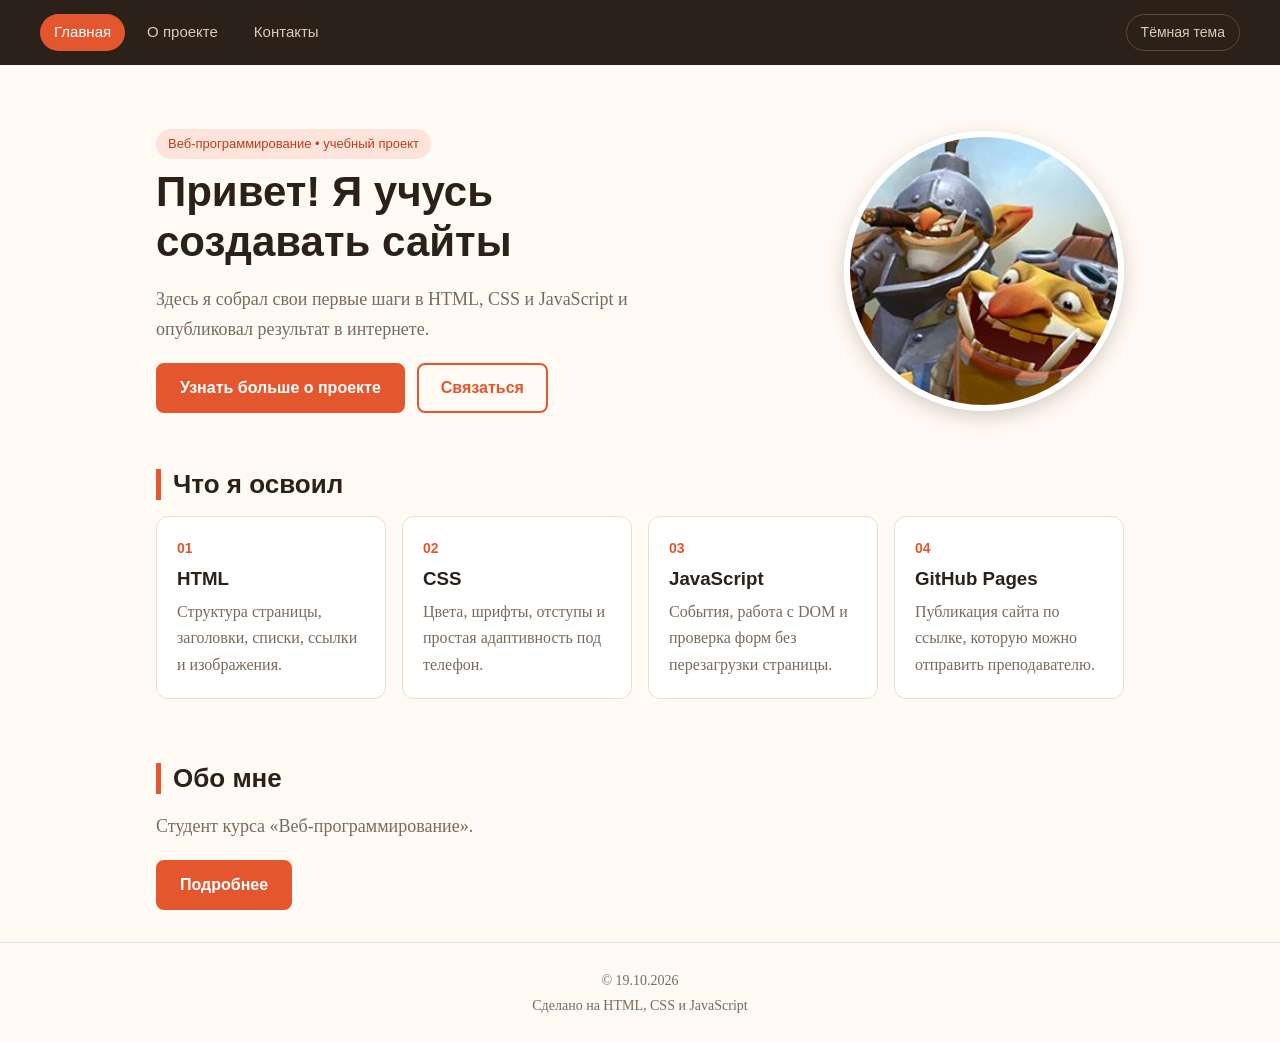
<file: index.html>
<!doctype html>
<html lang="ru">
<head>
  <meta charset="UTF-8">
  <meta name="viewport" content="width=device-width, initial-scale=1.0">
  <title>Студенческое портфолио — Главная</title>
  <link rel="stylesheet" href="https://cdn.jsdelivr.net/npm/bootstrap@5.3.3/dist/css/bootstrap.min.css">
  <link rel="stylesheet" href="style.css">
  <script src="https://cdn.jsdelivr.net/npm/bootstrap@5.3.3/dist/js/bootstrap.bundle.min.js" defer></script>
  <script src="script.js" defer></script>
</head>
<body>
  <header class="site-header">
    <nav class="menu">
      <a href="index.html" class="active">Главная</a>
      <a href="about.html">О проекте</a>
      <a href="contacts.html">Контакты</a>
    </nav>
    <button class="theme-btn" id="theme" type="button">Тёмная тема</button>
  </header>

  <main>
    <section class="hero">
      <div class="hero-text">
        <p class="label">Веб-программирование • учебный проект</p>
        <h1>Привет! Я учусь создавать сайты</h1>
        <p class="lead">Здесь я собрал свои первые шаги в HTML, CSS и JavaScript и опубликовал результат в интернете.</p>
        <div class="buttons">
          <a class="btn btn-main" href="about.html">Узнать больше о проекте</a>
          <a class="btn btn-ghost" href="contacts.html">Связаться</a>
        </div>
      </div>
      <img class="hero-photo" src="img/avatar.jpg" alt="Фото студента">
    </section>

    <section class="section">
      <h2>Что я освоил</h2>
      <div class="grid">
        <article class="tile">
          <span class="tile-num">01</span>
          <h3>HTML</h3>
          <p>Структура страницы, заголовки, списки, ссылки и изображения.</p>
        </article>
        <article class="tile">
          <span class="tile-num">02</span>
          <h3>CSS</h3>
          <p>Цвета, шрифты, отступы и простая адаптивность под телефон.</p>
        </article>
        <article class="tile">
          <span class="tile-num">03</span>
          <h3>JavaScript</h3>
          <p>События, работа с DOM и проверка форм без перезагрузки страницы.</p>
        </article>
        <article class="tile">
          <span class="tile-num">04</span>
          <h3>GitHub Pages</h3>
          <p>Публикация сайта по ссылке, которую можно отправить преподавателю.</p>
        </article>
      </div>
    </section>

    <section class="section">
      <h2>Обо мне</h2>
      <p class="lead">Студент курса «Веб-программирование».</p>
      <button id="showMore" class="btn btn-main" type="button" aria-expanded="false" aria-controls="moreText">Подробнее</button>
      <p id="moreText" class="d-none mt-3">Я изучаю HTML, CSS, Bootstrap и JavaScript. Сайт опубликован на GitHub Pages и дорабатывается после каждого занятия.</p>
    </section>
  </main>

  <footer class="site-footer">
    <p>© 19.10.2026</p>
    <p>Сделано на HTML, CSS и JavaScript</p>
  </footer>
</body>
</html>
</file>
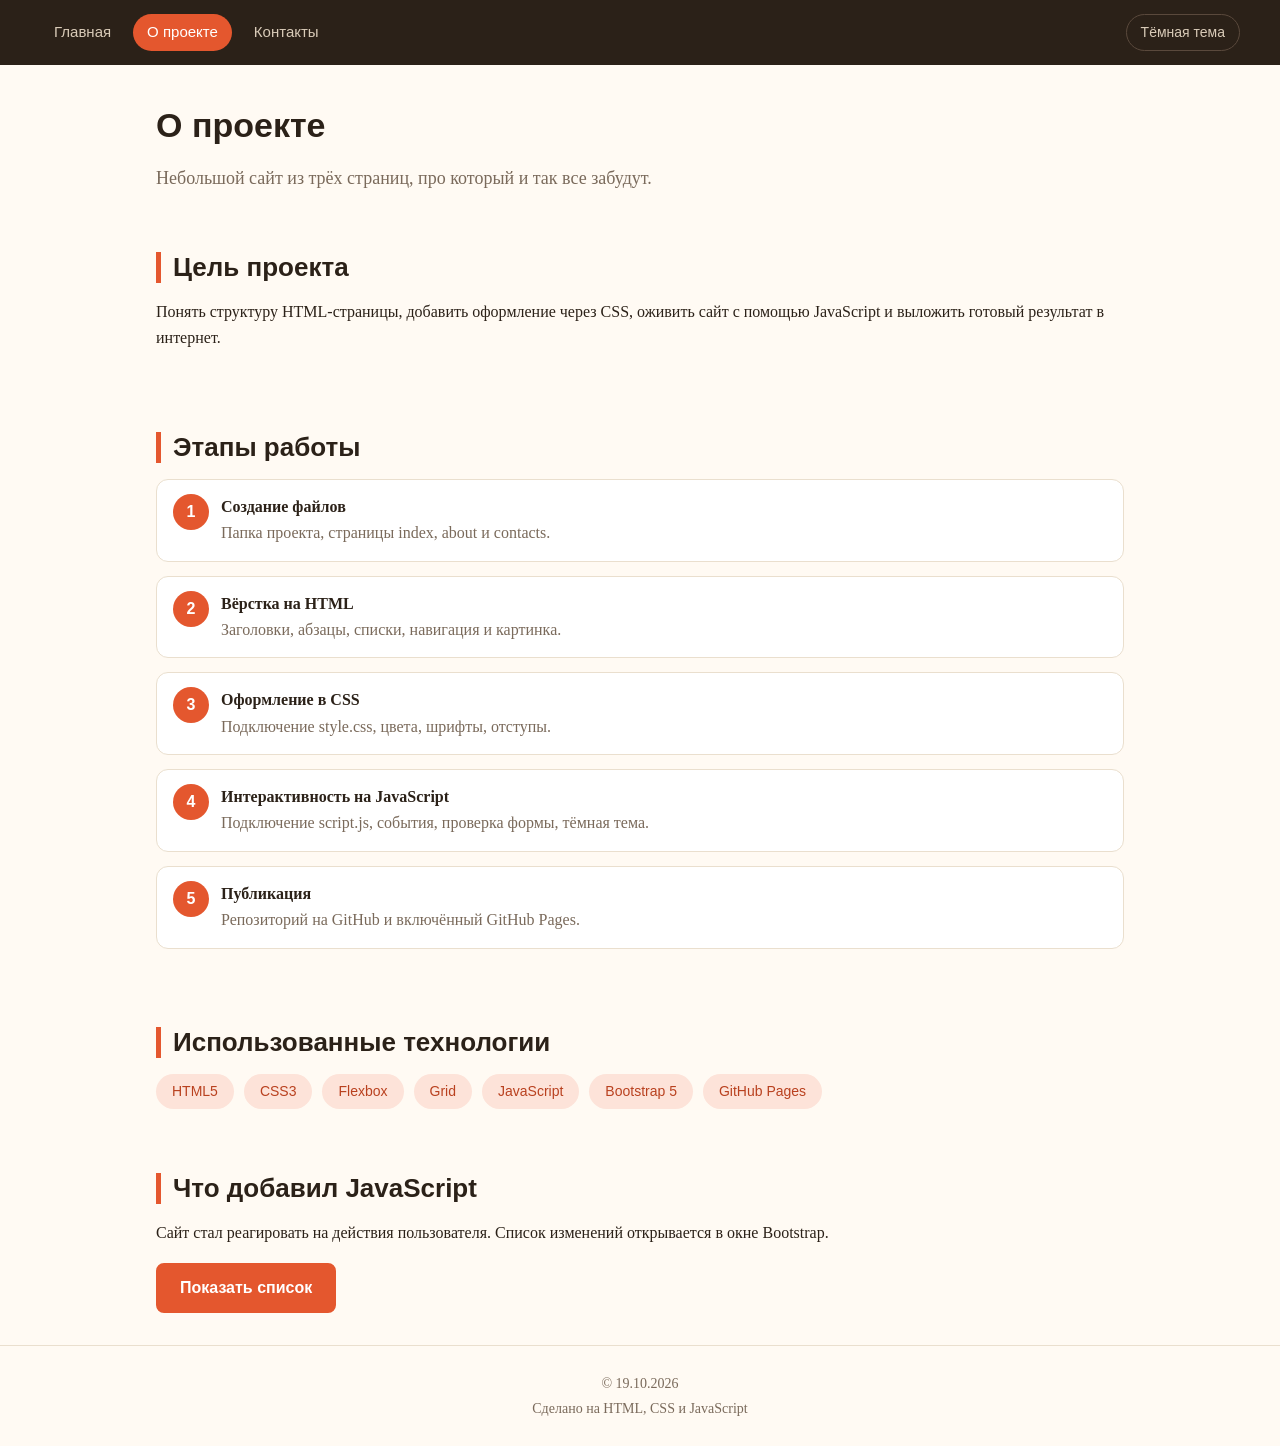
<file: about.html>
<!doctype html>
<html lang="ru">
<head>
  <meta charset="UTF-8">
  <meta name="viewport" content="width=device-width, initial-scale=1.0">
  <title>Студенческое портфолио — О проекте</title>
  <link rel="stylesheet" href="https://cdn.jsdelivr.net/npm/bootstrap@5.3.3/dist/css/bootstrap.min.css">
  <link rel="stylesheet" href="style.css">
  <script src="https://cdn.jsdelivr.net/npm/bootstrap@5.3.3/dist/js/bootstrap.bundle.min.js" defer></script>
  <script src="script.js" defer></script>
</head>
<body>
  <header class="site-header">
    <nav class="menu">
      <a href="index.html">Главная</a>
      <a href="about.html" class="active">О проекте</a>
      <a href="contacts.html">Контакты</a>
    </nav>
    <button class="theme-btn" id="theme" type="button">Тёмная тема</button>
  </header>

  <main>
    <section class="page-title">
      <h1>О проекте</h1>
      <p class="lead">Небольшой сайт из трёх страниц, про который и так все забудут.</p>
    </section>

    <section class="section">
      <h2>Цель проекта</h2>
      <p>Понять структуру HTML-страницы, добавить оформление через CSS, оживить сайт с помощью JavaScript и выложить готовый результат в интернет.</p>
    </section>

    <section class="section">
      <h2>Этапы работы</h2>
      <ol class="steps">
        <li>
          <strong>Создание файлов</strong>
          <span>Папка проекта, страницы index, about и contacts.</span>
        </li>
        <li>
          <strong>Вёрстка на HTML</strong>
          <span>Заголовки, абзацы, списки, навигация и картинка.</span>
        </li>
        <li>
          <strong>Оформление в CSS</strong>
          <span>Подключение style.css, цвета, шрифты, отступы.</span>
        </li>
        <li>
          <strong>Интерактивность на JavaScript</strong>
          <span>Подключение script.js, события, проверка формы, тёмная тема.</span>
        </li>
        <li>
          <strong>Публикация</strong>
          <span>Репозиторий на GitHub и включённый GitHub Pages.</span>
        </li>
      </ol>
    </section>

    <section class="section">
      <h2>Использованные технологии</h2>
      <ul class="tags">
        <li>HTML5</li>
        <li>CSS3</li>
        <li>Flexbox</li>
        <li>Grid</li>
        <li>JavaScript</li>
        <li>Bootstrap 5</li>
        <li>GitHub Pages</li>
      </ul>
    </section>

    <section class="section">
      <h2>Что добавил JavaScript</h2>
      <p>Сайт стал реагировать на действия пользователя. Список изменений открывается в окне Bootstrap.</p>
      <button type="button" class="btn btn-main" data-bs-toggle="modal" data-bs-target="#resultsModal">Показать список</button>
    </section>
  </main>

  <footer class="site-footer">
    <p>© 19.10.2026</p>
    <p>Сделано на HTML, CSS и JavaScript</p>
  </footer>

  <!-- Компонент Bootstrap: modal -->
  <div class="modal fade" id="resultsModal" tabindex="-1" aria-labelledby="resultsModalTitle" aria-hidden="true">
    <div class="modal-dialog modal-dialog-centered">
      <div class="modal-content">
        <div class="modal-header">
          <h2 class="modal-title fs-5" id="resultsModalTitle">Что добавлено в проект</h2>
          <button type="button" class="btn-close" data-bs-dismiss="modal" aria-label="Закрыть"></button>
        </div>
        <div class="modal-body">
          <ul>
            <li>script.js подключён на всех страницах через defer.</li>
            <li>Кнопка «Подробнее» на главной показывает и скрывает блок.</li>
            <li>Форма на странице контактов проверяется без перезагрузки.</li>
            <li>Переключатель тёмной темы запоминает выбор.</li>
            <li>Это окно — компонент modal из Bootstrap.</li>
          </ul>
        </div>
        <div class="modal-footer">
          <button type="button" class="btn btn-main" data-bs-dismiss="modal">Понятно</button>
        </div>
      </div>
    </div>
  </div>
</body>
</html>
</file>
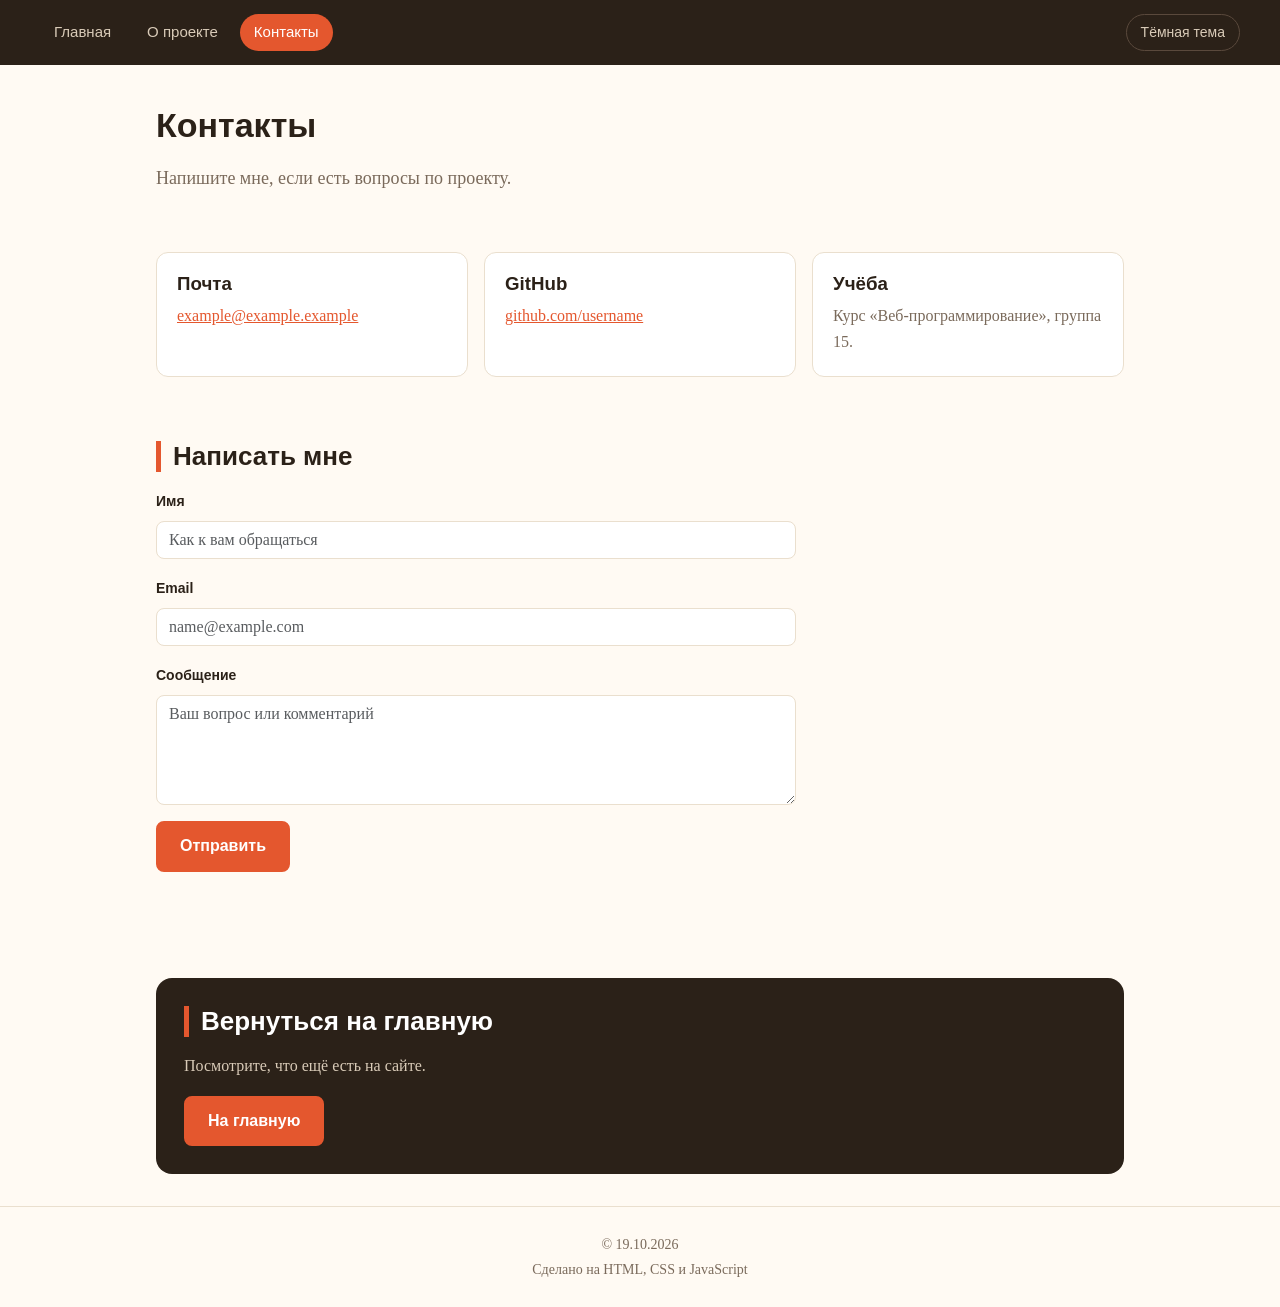
<file: contacts.html>
<!doctype html>
<html lang="ru">
<head>
  <meta charset="UTF-8">
  <meta name="viewport" content="width=device-width, initial-scale=1.0">
  <title>Студенческое портфолио — Контакты</title>
  <link rel="stylesheet" href="https://cdn.jsdelivr.net/npm/bootstrap@5.3.3/dist/css/bootstrap.min.css">
  <link rel="stylesheet" href="style.css">
  <script src="https://cdn.jsdelivr.net/npm/bootstrap@5.3.3/dist/js/bootstrap.bundle.min.js" defer></script>
  <script src="script.js" defer></script>
</head>
<body>
  <header class="site-header">
    <nav class="menu">
      <a href="index.html">Главная</a>
      <a href="about.html">О проекте</a>
      <a href="contacts.html" class="active">Контакты</a>
    </nav>
    <button class="theme-btn" id="theme" type="button">Тёмная тема</button>
  </header>

  <main>
    <section class="page-title">
      <h1>Контакты</h1>
      <p class="lead">Напишите мне, если есть вопросы по проекту.</p>
    </section>

    <section class="section">
      <div class="grid">
        <article class="tile">
          <h3>Почта</h3>
          <p><a href="mailto:example@example.example">example@example.example</a></p>
        </article>
        <article class="tile">
          <h3>GitHub</h3>
          <p><a href="https://github.com/username">github.com/username</a></p>
        </article>
        <article class="tile">
          <h3>Учёба</h3>
          <p>Курс «Веб-программирование», группа 15.</p>
        </article>
      </div>
    </section>

    <section class="section">
      <h2>Написать мне</h2>
      <!-- novalidate: проверку делает script.js, а не браузер -->
      <form id="contactForm" class="contact-form" novalidate>
        <div class="mb-3">
          <label class="form-label" for="name">Имя</label>
          <input id="name" name="name" class="form-control" type="text" placeholder="Как к вам обращаться" autocomplete="name">
        </div>
        <div class="mb-3">
          <label class="form-label" for="email">Email</label>
          <input id="email" name="email" class="form-control" type="email" placeholder="name@example.com" autocomplete="email">
        </div>
        <div class="mb-3">
          <label class="form-label" for="comment">Сообщение</label>
          <textarea id="comment" name="comment" class="form-control" rows="4" placeholder="Ваш вопрос или комментарий"></textarea>
        </div>
        <button class="btn btn-main" type="submit">Отправить</button>
      </form>
      <p id="formMessage" class="mt-3" role="status" aria-live="polite"></p>
    </section>

    <section class="section note">
      <h2>Вернуться на главную</h2>
      <p>Посмотрите, что ещё есть на сайте.</p>
      <a class="btn btn-main" href="index.html">На главную</a>
    </section>
  </main>

  <footer class="site-footer">
    <p>© 19.10.2026</p>
    <p>Сделано на HTML, CSS и JavaScript</p>
  </footer>
</body>
</html>
</file>
<file: style.css>
:root {
  --bg: #fffaf3;
  --text: #2b2118;
  --muted: #7a6a5b;
  --accent: #e4572e;
  --accent-dark: #b9411f;
  --card: #ffffff;
  --dark: #2b2118;
  --line: #eadfce;
}

* { box-sizing: border-box; }

body {
  margin: 0;
  font-family: Georgia, "Times New Roman", serif;
  background: var(--bg);
  color: var(--text);
  line-height: 1.65;
}

h1, h2, h3, .logo, .menu, .btn, .label, .tile-num {
  font-family: Arial, Helvetica, sans-serif;
}

a { color: var(--accent); }

/* Шапка */
.site-header {
  position: sticky;
  top: 0;
  z-index: 10;
  display: flex;
  flex-direction: column;
  align-items: center;
  gap: 8px;
  padding: 14px 20px;
  background: var(--dark);
}

.logo {
  color: #ffffff;
  font-weight: bold;
  font-size: 18px;
  text-decoration: none;
}

.menu {
  display: flex;
  gap: 8px;
  flex-wrap: wrap;
  justify-content: center;
}

.menu a {
  color: #d9cbb8;
  text-decoration: none;
  padding: 6px 14px;
  border-radius: 20px;
  font-size: 15px;
}

.menu a:hover { background: #43342a; }

.menu a.active {
  background: var(--accent);
  color: #ffffff;
}

/* Общие блоки */
main {
  max-width: 1000px;
  margin: 0 auto;
  padding: 0 16px;
}

.section { padding: 32px 0; }

.section h2 {
  margin: 0 0 16px;
  font-size: 26px;
  border-left: 5px solid var(--accent);
  padding-left: 12px;
}

.page-title { padding: 40px 0 8px; }
.page-title h1 { margin: 0 0 8px; font-size: 34px; }

.lead { font-size: 18px; font-weight: normal; color: var(--muted); }

/* Главный экран */
.hero {
  display: flex;
  flex-direction: column-reverse;
  gap: 24px;
  align-items: center;
  padding: 40px 0 16px;
}

.hero h1 { margin: 8px 0 12px; font-size: 32px; line-height: 1.2; }

.label {
  display: inline-block;
  margin: 0;
  padding: 4px 12px;
  background: #fde3d9;
  color: var(--accent-dark);
  border-radius: 20px;
  font-size: 13px;
}

.hero-photo {
  width: 220px;
  height: 220px;
  object-fit: cover;
  border-radius: 50%;
  border: 6px solid var(--card);
  box-shadow: 0 6px 20px rgba(43, 33, 24, 0.2);
}

/* Кнопки */
.buttons { display: flex; gap: 12px; flex-wrap: wrap; }

.btn {
  display: inline-block;
  padding: 10px 22px;
  border-radius: 8px;
  text-decoration: none;
  font-weight: bold;
  font-size: 16px;
  line-height: 1.65;
  cursor: pointer;
  /* Bootstrap тоже имеет класс .btn: управляем им через его переменные */
  --bs-btn-border-width: 2px;
  border: 2px solid var(--bs-btn-border-color, transparent);
}

.btn-main {
  background: var(--accent);
  color: #ffffff;
  --bs-btn-color: #ffffff;
  --bs-btn-bg: var(--accent);
  --bs-btn-border-color: var(--accent);
  --bs-btn-hover-color: #ffffff;
  --bs-btn-hover-bg: var(--accent-dark);
  --bs-btn-hover-border-color: var(--accent-dark);
  --bs-btn-active-color: #ffffff;
  --bs-btn-active-bg: var(--accent-dark);
  --bs-btn-active-border-color: var(--accent-dark);
}
.btn-main:hover { background: var(--accent-dark); }

.btn-ghost {
  border: 2px solid var(--accent);
  color: var(--accent);
  --bs-btn-color: var(--accent);
  --bs-btn-bg: transparent;
  --bs-btn-border-color: var(--accent);
  --bs-btn-hover-color: var(--accent-dark);
  --bs-btn-hover-bg: #fde3d9;
  --bs-btn-hover-border-color: var(--accent);
  --bs-btn-active-color: var(--accent-dark);
  --bs-btn-active-bg: #fde3d9;
  --bs-btn-active-border-color: var(--accent);
}
.btn-ghost:hover { background: #fde3d9; }

/* Карточки */
.grid {
  display: grid;
  grid-template-columns: 1fr;
  gap: 16px;
}

.tile {
  background: var(--card);
  border: 1px solid var(--line);
  border-radius: 12px;
  padding: 20px;
}

.tile h3 { margin: 0 0 8px; font-size: 1.17em; }
.tile p { margin: 0; color: var(--muted); }

.tile-num {
  display: block;
  margin-bottom: 8px;
  color: var(--accent);
  font-weight: bold;
  font-size: 14px;
}

/* Этапы */
.steps {
  list-style: none;
  margin: 0;
  padding: 0;
  counter-reset: step;
}

.steps li {
  position: relative;
  counter-increment: step;
  margin-bottom: 14px;
  padding: 14px 16px 14px 64px;
  background: var(--card);
  border: 1px solid var(--line);
  border-radius: 12px;
}

.steps li::before {
  content: counter(step);
  position: absolute;
  left: 16px;
  top: 14px;
  width: 36px;
  height: 36px;
  line-height: 36px;
  text-align: center;
  border-radius: 50%;
  background: var(--accent);
  color: #ffffff;
  font-family: Arial, Helvetica, sans-serif;
  font-weight: bold;
}

.steps strong { display: block; }
.steps span { color: var(--muted); }

/* Теги */
.tags {
  list-style: none;
  margin: 0;
  padding: 0;
  display: flex;
  flex-wrap: wrap;
  gap: 10px;
}

.tags li {
  padding: 6px 16px;
  background: #fde3d9;
  color: var(--accent-dark);
  border-radius: 20px;
  font-family: Arial, Helvetica, sans-serif;
  font-size: 14px;
}

/* Блок-призыв */
.note {
  margin: 16px 0 32px;
  padding: 28px;
  background: var(--dark);
  color: #ffffff;
  border-radius: 16px;
}
.note h2 { border-color: var(--accent); }
.note p { color: #d9cbb8; }

/* Подвал */
.site-footer {
  text-align: center;
  padding: 24px 16px;
  border-top: 1px solid var(--line);
  color: var(--muted);
  font-size: 14px;
}
.site-footer p { margin: 2px 0; }

/* Адаптивность */
@media (min-width: 768px) {
  .site-header {
    flex-direction: row;
    justify-content: space-between;
    padding: 14px 40px;
  }

  .hero {
    flex-direction: row;
    justify-content: space-between;
    padding: 64px 0 24px;
  }

  .hero-text { max-width: 560px; }
  .hero h1 { font-size: 42px; }

  .hero-photo { width: 280px; height: 280px; }

  .grid { grid-template-columns: repeat(auto-fit, minmax(220px, 1fr)); }
}
/* ===== Добавлено для задания по JavaScript ===== */

/* Bootstrap подключён раньше этого файла: возвращаем свои отступы и жирность */
h1, h2, h3 { font-weight: bold; }
p { margin: 1em 0; }

/* Кнопка переключения темы в шапке */
.theme-btn {
  padding: 6px 14px;
  background: transparent;
  color: #d9cbb8;
  border: 1px solid #5a493c;
  border-radius: 20px;
  font-family: Arial, Helvetica, sans-serif;
  font-size: 14px;
  cursor: pointer;
}
.theme-btn:hover { background: #43342a; }

/* Карточки проектов, которые рисует script.js */
.tile .tile-tech {
  margin-top: 10px;
  color: var(--accent);
  font-family: Arial, Helvetica, sans-serif;
  font-size: 13px;
}

.tile-link {
  display: inline-block;
  margin-top: 12px;
  font-family: Arial, Helvetica, sans-serif;
  font-weight: bold;
  text-decoration: none;
}
.tile-link:hover { text-decoration: underline; }

/* Форма обратной связи */
.contact-form { max-width: 640px; }

.form-label {
  font-family: Arial, Helvetica, sans-serif;
  font-size: 14px;
  font-weight: bold;
}

.form-control {
  background-color: var(--card);
  color: var(--text);
  border: 1px solid var(--line);
  border-radius: 8px;
  font-family: Georgia, "Times New Roman", serif;
}

.form-control:focus {
  background-color: var(--card);
  color: var(--text);
  border-color: var(--accent);
  box-shadow: 0 0 0 3px rgba(228, 87, 46, 0.2);
}

#formMessage {
  min-height: 1.65em;
  font-family: Arial, Helvetica, sans-serif;
}

/* Модальное окно Bootstrap в цветах сайта */
.modal-content {
  background: var(--card);
  color: var(--text);
  border: 1px solid var(--line);
  border-radius: 16px;
}
.modal-header, .modal-footer { border-color: var(--line); }
.modal-title { font-family: Arial, Helvetica, sans-serif; }

/* Тёмная тема: меняем только переменные */
body.dark-theme {
  --bg: #1c1511;
  --text: #f2e8da;
  --muted: #b8a794;
  --card: #2a2019;
  --dark: #120d0a;
  --line: #43342a;
}

body.dark-theme .label,
body.dark-theme .tags li {
  background: #4a2a1e;
  color: #ffb199;
}

body.dark-theme .btn-close { filter: invert(1) grayscale(100%) brightness(200%); }
</file>
